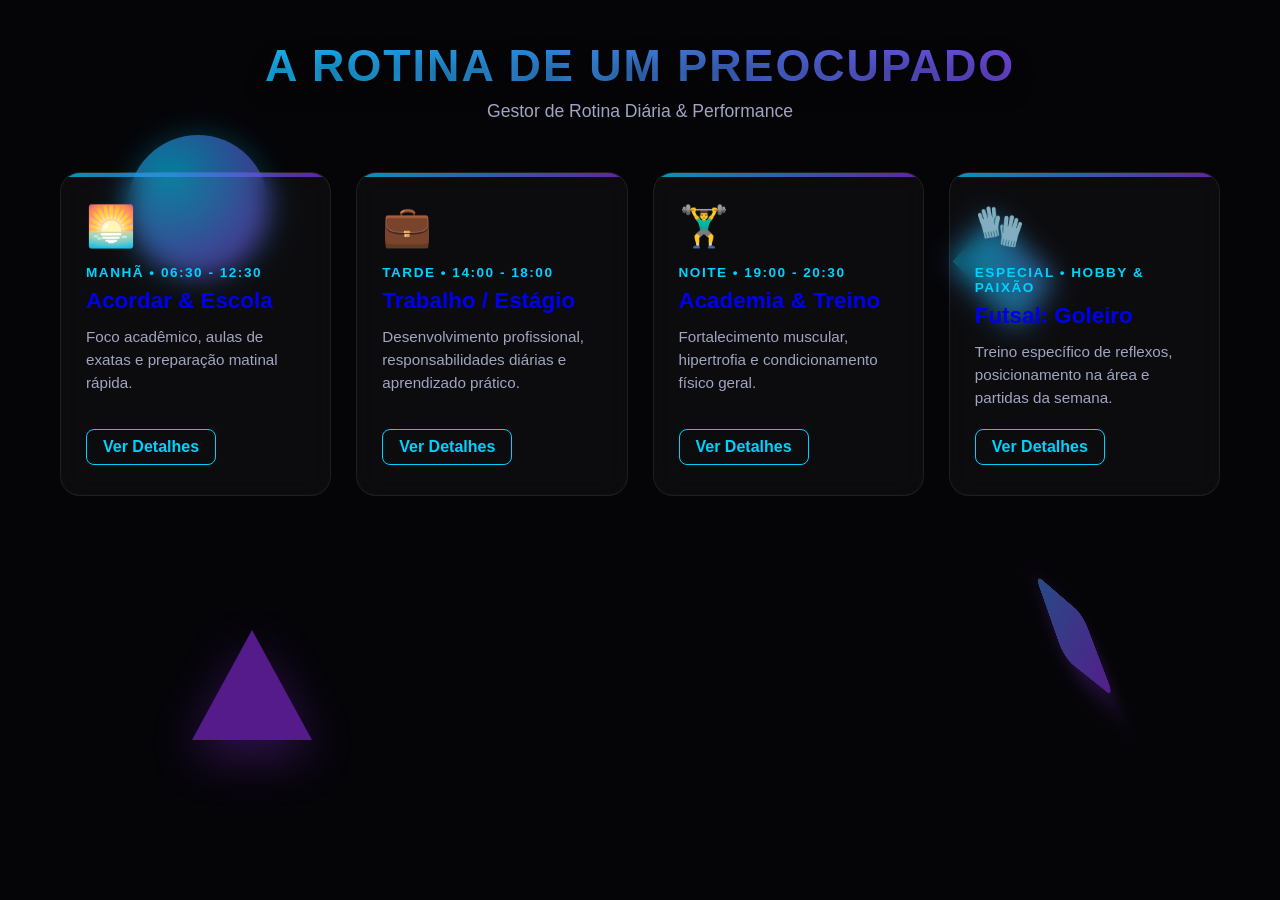
<file: index.html>
<!DOCTYPE html>
<html lang="pt-BR">
<head>
  <meta charset="UTF-8">
  <meta name="viewport" content="width=device-width, initial-scale=1.0">
  <title>A Rotina de um Preocupado</title>
  <link rel="stylesheet" href="style.css">
</head>
<body>

  <div class="bg-3d-scene">
    <div class="shape-3d shape-sphere"></div>
    <div class="shape-3d shape-rhombus"></div>
    <div class="shape-3d shape-cube"></div>
    <div class="shape-3d shape-cone"></div>
  </div>

  <div class="container">
    <header>
      <h1 class="school-title">A Rotina de um Preocupado</h1>
      <p class="subtitle">Gestor de Rotina Diária & Performance</p>
    </header>

    <main class="cards-grid">

      <!-- CARD 1: MANHÃ -->
      <a href="manha.html" class="card" style="text-decoration: none;">
        <div>
          <div class="card-icon">🌅</div>
          <div class="card-period">Manhã • 06:30 - 12:30</div>
          <h2 class="card-title">Acordar & Escola</h2>
          <p class="card-desc">Foco acadêmico, aulas de exatas e preparação matinal rápida.</p>
        </div>
        <span class="btn-open">Ver Detalhes</span>
      </a>

      <!-- CARD 2: TARDE -->
      <a href="tarde.html" class="card" style="text-decoration: none;">
        <div>
          <div class="card-icon">💼</div>
          <div class="card-period">Tarde • 14:00 - 18:00</div>
          <h2 class="card-title">Trabalho / Estágio</h2>
          <p class="card-desc">Desenvolvimento profissional, responsabilidades diárias e aprendizado prático.</p>
        </div>
        <span class="btn-open">Ver Detalhes</span>
      </a>

      <!-- CARD 3: NOITE -->
      <a href="noite.html" class="card" style="text-decoration: none;">
        <div>
          <div class="card-icon">🏋️‍♂️</div>
          <div class="card-period">Noite • 19:00 - 20:30</div>
          <h2 class="card-title">Academia & Treino</h2>
          <p class="card-desc">Fortalecimento muscular, hipertrofia e condicionamento físico geral.</p>
        </div>
        <span class="btn-open">Ver Detalhes</span>
      </a>

      <!-- CARD 4: HOBBY -->
      <a href="hobby.html" class="card" style="text-decoration: none;">
        <div>
          <div class="card-icon">🧤</div>
          <div class="card-period">Especial • Hobby & Paixão</div>
          <h2 class="card-title">Futsal: Goleiro</h2>
          <p class="card-desc">Treino específico de reflexos, posicionamento na área e partidas da semana.</p>
        </div>
        <span class="btn-open">Ver Detalhes</span>
      </a>

    </main>
  </div>

  <script>
    document.addEventListener('mousemove', (e) => {
      const shapes = document.querySelectorAll('.shape-3d');
      const mouseX = e.clientX / window.innerWidth;
      const mouseY = e.clientY / window.innerHeight;
      shapes.forEach((shape, index) => {
        const speed = (index + 1) * 15;
        const x = (window.innerWidth - mouseX * speed * 10) / 100;
        const y = (window.innerHeight - mouseY * speed * 10) / 100;
        shape.style.transform = `translate3d(${x}px, ${y}px, 0px) rotate(${x * 2}deg)`;
      });
    });
  </script>
</body>
</html>
</file>
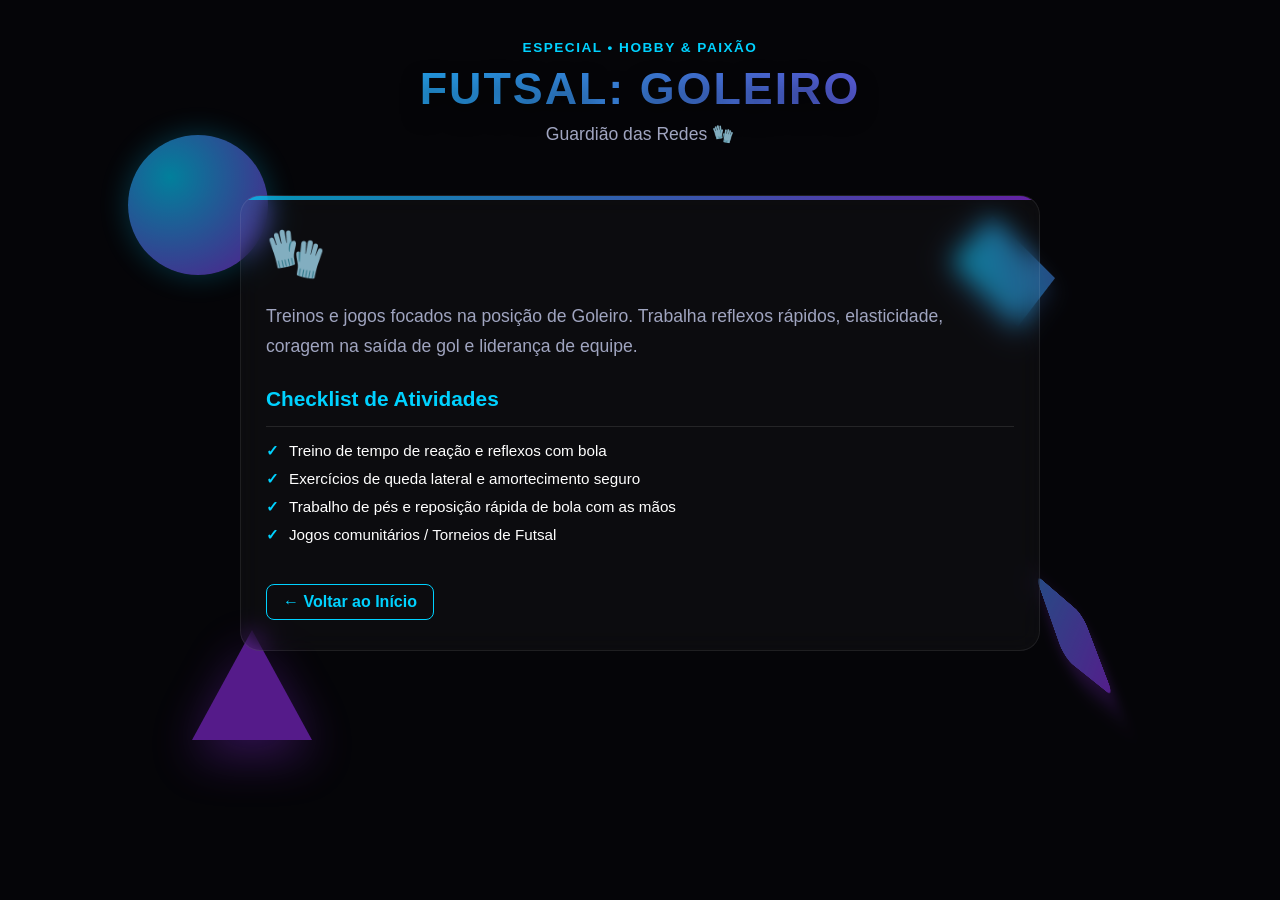
<file: hobby.html>
<!DOCTYPE html>
<html lang="pt-BR">
<head>
  <meta charset="UTF-8">
  <meta name="viewport" content="width=device-width, initial-scale=1.0">
  <title>Hobby - A Rotina de um Preocupado</title>
  <link rel="stylesheet" href="style.css">
</head>
<body>

  <div class="bg-3d-scene">
    <div class="shape-3d shape-sphere"></div>
    <div class="shape-3d shape-rhombus"></div>
    <div class="shape-3d shape-cube"></div>
    <div class="shape-3d shape-cone"></div>
  </div>

  <div class="container">
    <header>
      <div class="card-period">Especial • Hobby & Paixão</div>
      <h1 class="school-title">Futsal: Goleiro</h1>
      <p class="subtitle">Guardião das Redes 🧤</p>
    </header>

    <main class="card" style="max-width: 800px; margin: 0 auto; cursor: default; transform: none;">
      <div style="font-size: 3rem; margin-bottom: 20px;">🧤</div>
      <p class="card-desc" style="font-size: 1.1rem; line-height: 1.7; margin-bottom: 25px;">
        Treinos e jogos focados na posição de Goleiro. Trabalha reflexos rápidos, elasticidade, coragem na saída de gol e liderança de equipe.
      </p>

      <h2 style="font-size: 1.3rem; margin-bottom: 15px; color: var(--blue-primary);">Checklist de Atividades</h2>
      <ul class="modal-checklist">
        <li>Treino de tempo de reação e reflexos com bola</li>
        <li>Exercícios de queda lateral e amortecimento seguro</li>
        <li>Trabalho de pés e reposição rápida de bola com as mãos</li>
        <li>Jogos comunitários / Torneios de Futsal</li>
      </ul>

      <div style="margin-top: 30px;">
        <a href="index.html" class="btn-open" style="text-decoration: none; display: inline-block;">← Voltar ao Início</a>
      </div>
    </main>
  </div>

  <script>
    document.addEventListener('mousemove', (e) => {
      const shapes = document.querySelectorAll('.shape-3d');
      const mouseX = e.clientX / window.innerWidth;
      const mouseY = e.clientY / window.innerHeight;
      shapes.forEach((shape, index) => {
        const speed = (index + 1) * 15;
        const x = (window.innerWidth - mouseX * speed * 10) / 100;
        const y = (window.innerHeight - mouseY * speed * 10) / 100;
        shape.style.transform = `translate3d(${x}px, ${y}px, 0px) rotate(${x * 2}deg)`;
      });
    });
  </script>
</body>
</html>
</file>
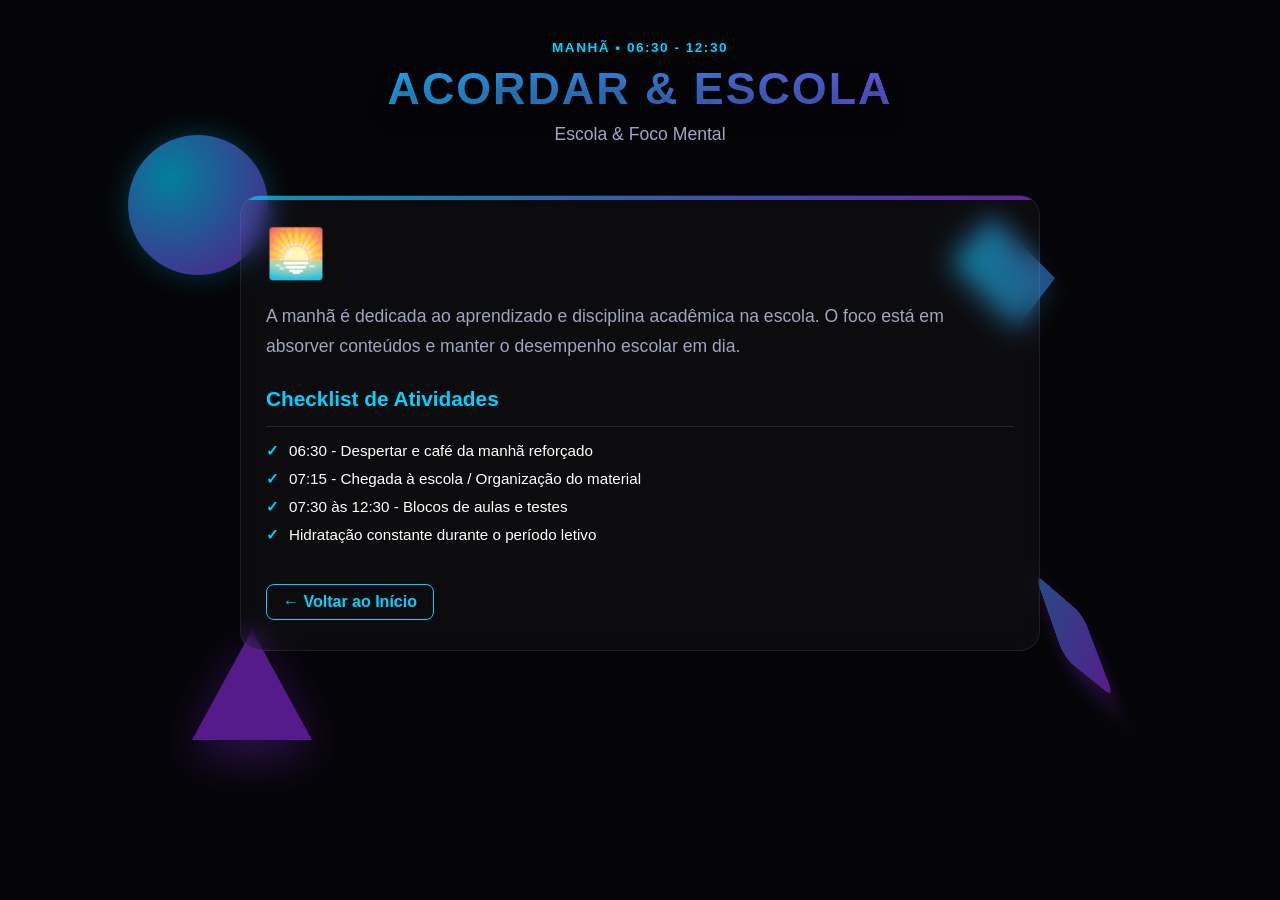
<file: manha.html>
<!DOCTYPE html>
<html lang="pt-BR">
<head>
  <meta charset="UTF-8">
  <meta name="viewport" content="width=device-width, initial-scale=1.0">
  <title>Rotina Matinal - A Rotina de um Preocupado</title>
  <link rel="stylesheet" href="style.css">
</head>
<body>

  <div class="bg-3d-scene">
    <div class="shape-3d shape-sphere"></div>
    <div class="shape-3d shape-rhombus"></div>
    <div class="shape-3d shape-cube"></div>
    <div class="shape-3d shape-cone"></div>
  </div>

  <div class="container">
    <header>
      <div class="card-period">Manhã • 06:30 - 12:30</div>
      <h1 class="school-title">Acordar & Escola</h1>
      <p class="subtitle">Escola & Foco Mental</p>
    </header>

    <main class="card" style="max-width: 800px; margin: 0 auto; cursor: default; transform: none;">
      <div style="font-size: 3rem; margin-bottom: 20px;">🌅</div>
      <p class="card-desc" style="font-size: 1.1rem; line-height: 1.7; margin-bottom: 25px;">
        A manhã é dedicada ao aprendizado e disciplina acadêmica na escola. O foco está em absorver conteúdos e manter o desempenho escolar em dia.
      </p>

      <h2 style="font-size: 1.3rem; margin-bottom: 15px; color: var(--blue-primary);">Checklist de Atividades</h2>
      <ul class="modal-checklist">
        <li>06:30 - Despertar e café da manhã reforçado</li>
        <li>07:15 - Chegada à escola / Organização do material</li>
        <li>07:30 às 12:30 - Blocos de aulas e testes</li>
        <li>Hidratação constante durante o período letivo</li>
      </ul>

      <div style="margin-top: 30px;">
        <a href="index.html" class="btn-open" style="text-decoration: none; display: inline-block;">← Voltar ao Início</a>
      </div>
    </main>
  </div>

  <script>
    document.addEventListener('mousemove', (e) => {
      const shapes = document.querySelectorAll('.shape-3d');
      const mouseX = e.clientX / window.innerWidth;
      const mouseY = e.clientY / window.innerHeight;
      shapes.forEach((shape, index) => {
        const speed = (index + 1) * 15;
        const x = (window.innerWidth - mouseX * speed * 10) / 100;
        const y = (window.innerHeight - mouseY * speed * 10) / 100;
        shape.style.transform = `translate3d(${x}px, ${y}px, 0px) rotate(${x * 2}deg)`;
      });
    });
  </script>
</body>
</html>
</file>
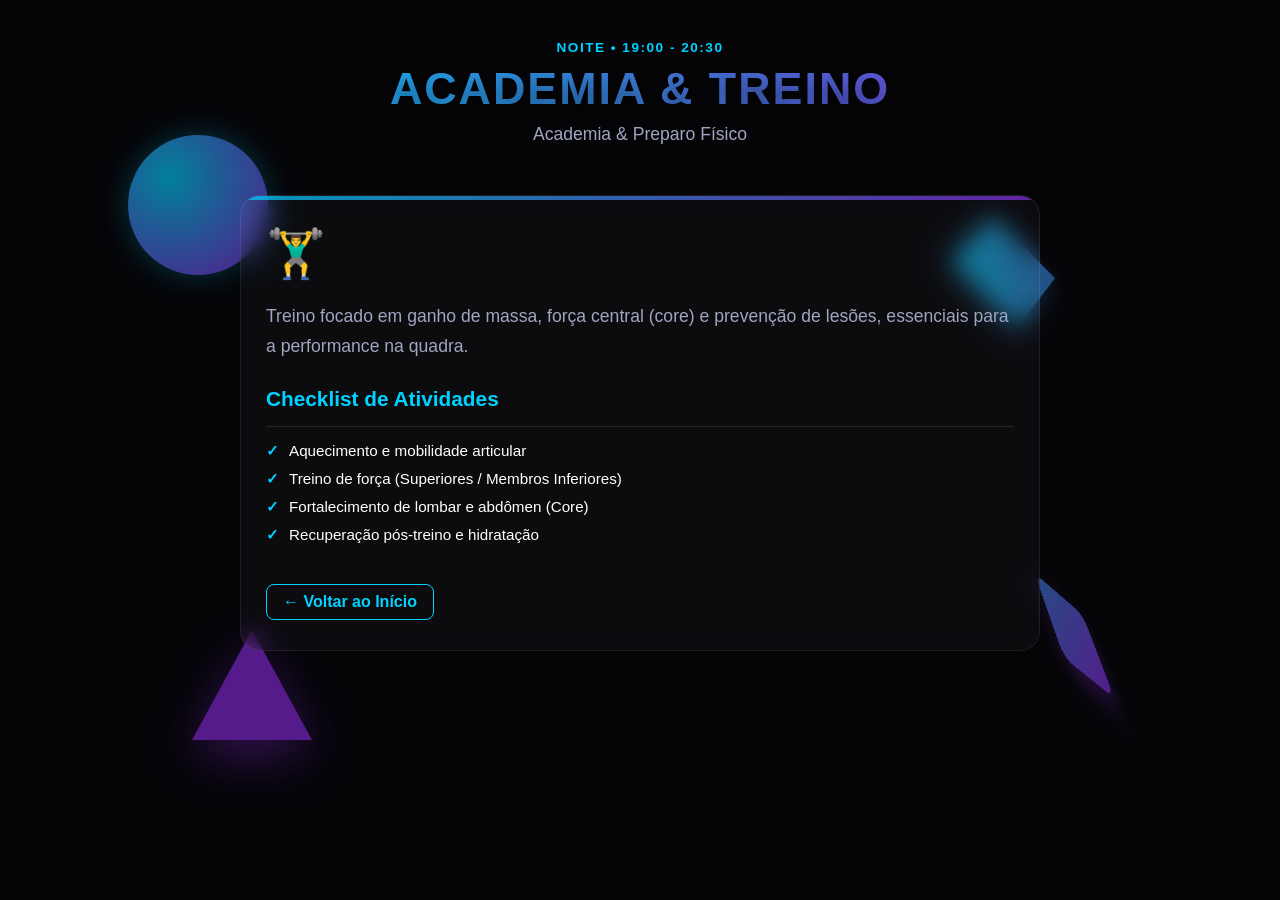
<file: noite.html>
<!DOCTYPE html>
<html lang="pt-BR">
<head>
  <meta charset="UTF-8">
  <meta name="viewport" content="width=device-width, initial-scale=1.0">
  <title>Rotina Noturna - A Rotina de um Preocupado</title>
  <link rel="stylesheet" href="style.css">
</head>
<body>

  <div class="bg-3d-scene">
    <div class="shape-3d shape-sphere"></div>
    <div class="shape-3d shape-rhombus"></div>
    <div class="shape-3d shape-cube"></div>
    <div class="shape-3d shape-cone"></div>
  </div>

  <div class="container">
    <header>
      <div class="card-period">Noite • 19:00 - 20:30</div>
      <h1 class="school-title">Academia & Treino</h1>
      <p class="subtitle">Academia & Preparo Físico</p>
    </header>

    <main class="card" style="max-width: 800px; margin: 0 auto; cursor: default; transform: none;">
      <div style="font-size: 3rem; margin-bottom: 20px;">🏋️‍♂️</div>
      <p class="card-desc" style="font-size: 1.1rem; line-height: 1.7; margin-bottom: 25px;">
        Treino focado em ganho de massa, força central (core) e prevenção de lesões, essenciais para a performance na quadra.
      </p>

      <h2 style="font-size: 1.3rem; margin-bottom: 15px; color: var(--blue-primary);">Checklist de Atividades</h2>
      <ul class="modal-checklist">
        <li>Aquecimento e mobilidade articular</li>
        <li>Treino de força (Superiores / Membros Inferiores)</li>
        <li>Fortalecimento de lombar e abdômen (Core)</li>
        <li>Recuperação pós-treino e hidratação</li>
      </ul>

      <div style="margin-top: 30px;">
        <a href="index.html" class="btn-open" style="text-decoration: none; display: inline-block;">← Voltar ao Início</a>
      </div>
    </main>
  </div>

  <script>
    document.addEventListener('mousemove', (e) => {
      const shapes = document.querySelectorAll('.shape-3d');
      const mouseX = e.clientX / window.innerWidth;
      const mouseY = e.clientY / window.innerHeight;
      shapes.forEach((shape, index) => {
        const speed = (index + 1) * 15;
        const x = (window.innerWidth - mouseX * speed * 10) / 100;
        const y = (window.innerHeight - mouseY * speed * 10) / 100;
        shape.style.transform = `translate3d(${x}px, ${y}px, 0px) rotate(${x * 2}deg)`;
      });
    });
  </script>
</body>
</html>
</file>
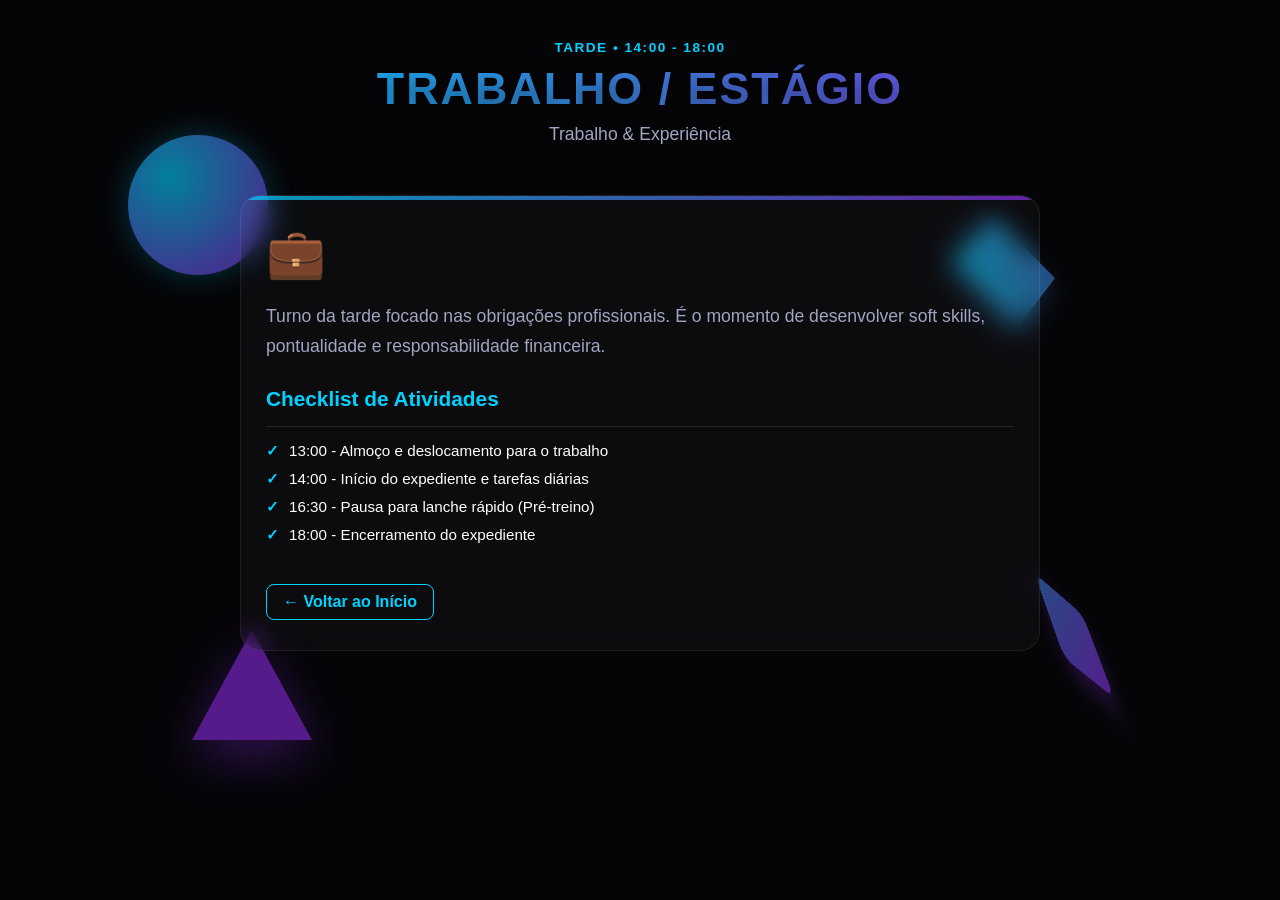
<file: tarde.html>
<!DOCTYPE html>
<html lang="pt-BR">
<head>
  <meta charset="UTF-8">
  <meta name="viewport" content="width=device-width, initial-scale=1.0">
  <title>Rotina da Tarde - A Rotina de um Preocupado</title>
  <link rel="stylesheet" href="style.css">
</head>
<body>

  <div class="bg-3d-scene">
    <div class="shape-3d shape-sphere"></div>
    <div class="shape-3d shape-rhombus"></div>
    <div class="shape-3d shape-cube"></div>
    <div class="shape-3d shape-cone"></div>
  </div>

  <div class="container">
    <header>
      <div class="card-period">Tarde • 14:00 - 18:00</div>
      <h1 class="school-title">Trabalho / Estágio</h1>
      <p class="subtitle">Trabalho & Experiência</p>
    </header>

    <main class="card" style="max-width: 800px; margin: 0 auto; cursor: default; transform: none;">
      <div style="font-size: 3rem; margin-bottom: 20px;">💼</div>
      <p class="card-desc" style="font-size: 1.1rem; line-height: 1.7; margin-bottom: 25px;">
        Turno da tarde focado nas obrigações profissionais. É o momento de desenvolver soft skills, pontualidade e responsabilidade financeira.
      </p>

      <h2 style="font-size: 1.3rem; margin-bottom: 15px; color: var(--blue-primary);">Checklist de Atividades</h2>
      <ul class="modal-checklist">
        <li>13:00 - Almoço e deslocamento para o trabalho</li>
        <li>14:00 - Início do expediente e tarefas diárias</li>
        <li>16:30 - Pausa para lanche rápido (Pré-treino)</li>
        <li>18:00 - Encerramento do expediente</li>
      </ul>

      <div style="margin-top: 30px;">
        <a href="index.html" class="btn-open" style="text-decoration: none; display: inline-block;">← Voltar ao Início</a>
      </div>
    </main>
  </div>

  <script>
    document.addEventListener('mousemove', (e) => {
      const shapes = document.querySelectorAll('.shape-3d');
      const mouseX = e.clientX / window.innerWidth;
      const mouseY = e.clientY / window.innerHeight;
      shapes.forEach((shape, index) => {
        const speed = (index + 1) * 15;
        const x = (window.innerWidth - mouseX * speed * 10) / 100;
        const y = (window.innerHeight - mouseY * speed * 10) / 100;
        shape.style.transform = `translate3d(${x}px, ${y}px, 0px) rotate(${x * 2}deg)`;
      });
    });
  </script>
</body>
</html>
</file>
<file: style.css>
/* =========================================================
   VARIÁVEIS E CONFIGURAÇÕES GERAIS
   ========================================================= */
:root {
  --bg-color: #050508;
  --card-bg: rgba(255, 255, 255, 0.03);
  --card-border: rgba(255, 255, 255, 0.08);
  
  /* Cores Principais em Harmonia com o Azul */
  --blue-primary: #00d2ff;   /* Ciano Néon */
  --blue-secondary: #3a7bd5; /* Azul Elétrico */
  --purple-accent: #8a2be2;  /* Violeta Profundo */
  
  --text-main: #ffffff;
  --text-muted: #a0a5c0;
}

* {
  margin: 0;
  padding: 0;
  box-sizing: border-box;
  font-family: 'Segoe UI', Roboto, Helvetica, Arial, sans-serif;
}

body {
  background-color: var(--bg-color);
  color: var(--text-main);
  min-height: 100vh;
  overflow-x: hidden;
  position: relative;
}

/* =========================================================
   FUNDO 3D COM OBJETOS GEOMÉTRICOS VOANDO
   ========================================================= */
.bg-3d-scene {
  position: fixed;
  top: 0;
  left: 0;
  width: 100vw;
  height: 100vh;
  z-index: -1;
  perspective: 1000px;
  overflow: hidden;
  pointer-events: none;
}

.shape-3d {
  position: absolute;
  transform-style: preserve-3d;
  animation: float 20s infinite ease-in-out alternate;
  opacity: 0.6;
}

/* Formas Específicas */
/* 1. Esfera / Círculo Gradiente */
.shape-sphere {
  width: 140px;
  height: 140px;
  border-radius: 50%;
  background: radial-gradient(circle at 30% 30%, var(--blue-primary), var(--purple-accent));
  box-shadow: 0 0 30px rgba(0, 210, 255, 0.4);
  top: 15%;
  left: 10%;
  animation-duration: 14s;
}

/* 2. Cubo / Quadrado 3D */
.shape-cube {
  width: 100px;
  height: 100px;
  background: linear-gradient(135deg, var(--blue-secondary), var(--purple-accent));
  border-radius: 16px;
  top: 65%;
  left: 80%;
  transform: rotateX(45deg) rotateY(45deg);
  box-shadow: 0 15px 35px rgba(138, 43, 226, 0.4);
  animation-duration: 18s;
  animation-delay: -3s;
}

/* 3. Losango 3D */
.shape-rhombus {
  width: 90px;
  height: 90px;
  background: linear-gradient(45deg, var(--blue-primary), var(--blue-secondary));
  top: 25%;
  left: 75%;
  transform: rotate(45deg) rotateX(30deg);
  box-shadow: 0 10px 25px rgba(58, 123, 213, 0.5);
  animation-duration: 16s;
  animation-delay: -5s;
}

/* 4. Cone / Pirâmide Simulada */
.shape-cone {
  width: 0;
  height: 0;
  border-left: 60px solid transparent;
  border-right: 60px solid transparent;
  border-bottom: 110px solid var(--purple-accent);
  filter: drop-shadow(0 15px 25px rgba(138, 43, 226, 0.6));
  top: 70%;
  left: 15%;
  animation-duration: 22s;
  animation-delay: -2s;
}

/* Animações de Voo e Rotação 3D */
@keyframes float {
  0% {
    transform: translateY(0) rotateX(0deg) rotateY(0deg) translateZ(0);
  }
  50% {
    transform: translateY(-50px) rotateX(180deg) rotateY(90deg) translateZ(100px);
  }
  100% {
    transform: translateY(40px) rotateX(360deg) rotateY(180deg) translateZ(-50px);
  }
}

/* =========================================================
   CONTAINER E CABEÇALHO
   ========================================================= */
.container {
  max-width: 1200px;
  margin: 0 auto;
  padding: 40px 20px;
}

header {
  text-align: center;
  margin-bottom: 50px;
}

.school-title {
  font-size: 2.8rem;
  font-weight: 800;
  text-transform: uppercase;
  letter-spacing: 2px;
  background: linear-gradient(90deg, var(--blue-primary), var(--blue-secondary), var(--purple-accent));
  -webkit-background-clip: text;
  -webkit-text-fill-color: transparent;
  margin-bottom: 10px;
  text-shadow: 0 10px 20px rgba(0, 0, 0, 0.5);
}

.subtitle {
  color: var(--text-muted);
  font-size: 1.1rem;
}

/* =========================================================
   GRID DE CARDS (ESTILO 3D GLASSMORPHISM)
   ========================================================= */
.cards-grid {
  display: grid;
  grid-template-columns: repeat(auto-fit, minmax(260px, 1fr));
  gap: 25px;
}

.card {
  background: var(--card-bg);
  border: 1px solid var(--card-border);
  backdrop-filter: blur(12px);
  -webkit-backdrop-filter: blur(12px);
  border-radius: 20px;
  padding: 30px 25px;
  display: flex;
  flex-direction: column;
  justify-content: space-between;
  transition: all 0.4s cubic-bezier(0.175, 0.885, 0.32, 1.275);
  cursor: pointer;
  position: relative;
  overflow: hidden;
}

.card::before {
  content: '';
  position: absolute;
  top: 0;
  left: 0;
  width: 100%;
  height: 4px;
  background: linear-gradient(90deg, var(--blue-primary), var(--purple-accent));
  opacity: 0.7;
  transition: opacity 0.3s;
}

.card:hover {
  transform: translateY(-12px) rotateX(5deg) scale(1.02);
  box-shadow: 0 20px 40px rgba(0, 210, 255, 0.2);
  border-color: rgba(0, 210, 255, 0.4);
}

.card-icon {
  font-size: 2.5rem;
  margin-bottom: 15px;
}

.card-period {
  font-size: 0.85rem;
  text-transform: uppercase;
  letter-spacing: 1.5px;
  color: var(--blue-primary);
  font-weight: 700;
  margin-bottom: 8px;
}

.card-title {
  font-size: 1.4rem;
  font-weight: 700;
  margin-bottom: 12px;
}

.card-desc {
  color: var(--text-muted);
  font-size: 0.95rem;
  line-height: 1.5;
  margin-bottom: 20px;
}

.btn-open {
  align-self: flex-start;
  background: transparent;
  color: var(--blue-primary);
  border: 1px solid var(--blue-primary);
  padding: 8px 16px;
  border-radius: 8px;
  font-weight: 600;
  cursor: pointer;
  transition: all 0.3s ease;
}

.card:hover .btn-open {
  background: var(--blue-primary);
  color: #000;
  box-shadow: 0 0 15px var(--blue-primary);
}

/* =========================================================
   JANELA MODAL
   ========================================================= */
.modal-overlay {
  position: fixed;
  top: 0;
  left: 0;
  width: 100vw;
  height: 100vh;
  background: rgba(0, 0, 0, 0.85);
  backdrop-filter: blur(10px);
  display: flex;
  justify-content: center;
  align-items: center;
  z-index: 100;
  opacity: 0;
  pointer-events: none;
  transition: opacity 0.3s ease;
}

.modal-overlay.active {
  opacity: 1;
  pointer-events: auto;
}

.modal-content {
  background: #0d0e15;
  border: 1px solid rgba(0, 210, 255, 0.3);
  border-radius: 24px;
  padding: 35px;
  max-width: 500px;
  width: 90%;
  position: relative;
  transform: scale(0.7) translateY(50px);
  transition: all 0.4s cubic-bezier(0.175, 0.885, 0.32, 1.275);
  box-shadow: 0 25px 50px rgba(0, 0, 0, 0.9), 0 0 30px rgba(138, 43, 226, 0.3);
}

.modal-overlay.active .modal-content {
  transform: scale(1) translateY(0);
}

.close-btn {
  position: absolute;
  top: 20px;
  right: 20px;
  background: rgba(255, 255, 255, 0.1);
  border: none;
  color: var(--text-main);
  font-size: 1.2rem;
  width: 36px;
  height: 36px;
  border-radius: 50%;
  cursor: pointer;
  transition: background 0.2s;
}

.close-btn:hover {
  background: rgba(255, 99, 71, 0.8);
}

.modal-header-tag {
  color: var(--blue-primary);
  font-weight: 700;
  text-transform: uppercase;
  font-size: 0.85rem;
  letter-spacing: 1px;
  margin-bottom: 5px;
}

.modal-title {
  font-size: 1.8rem;
  margin-bottom: 15px;
  background: linear-gradient(90deg, #fff, var(--blue-primary));
  -webkit-background-clip: text;
  -webkit-text-fill-color: transparent;
}

.modal-details {
  color: var(--text-muted);
  line-height: 1.6;
  margin-bottom: 20px;
}

.modal-checklist {
  list-style: none;
  border-top: 1px solid rgba(255, 255, 255, 0.1);
  padding-top: 15px;
}

.modal-checklist li {
  margin-bottom: 10px;
  display: flex;
  align-items: center;
  gap: 10px;
  color: var(--text-main);
  font-size: 0.95rem;
}

.modal-checklist li::before {
  content: '✓';
  color: var(--blue-primary);
  font-weight: bold;
}
</file>
